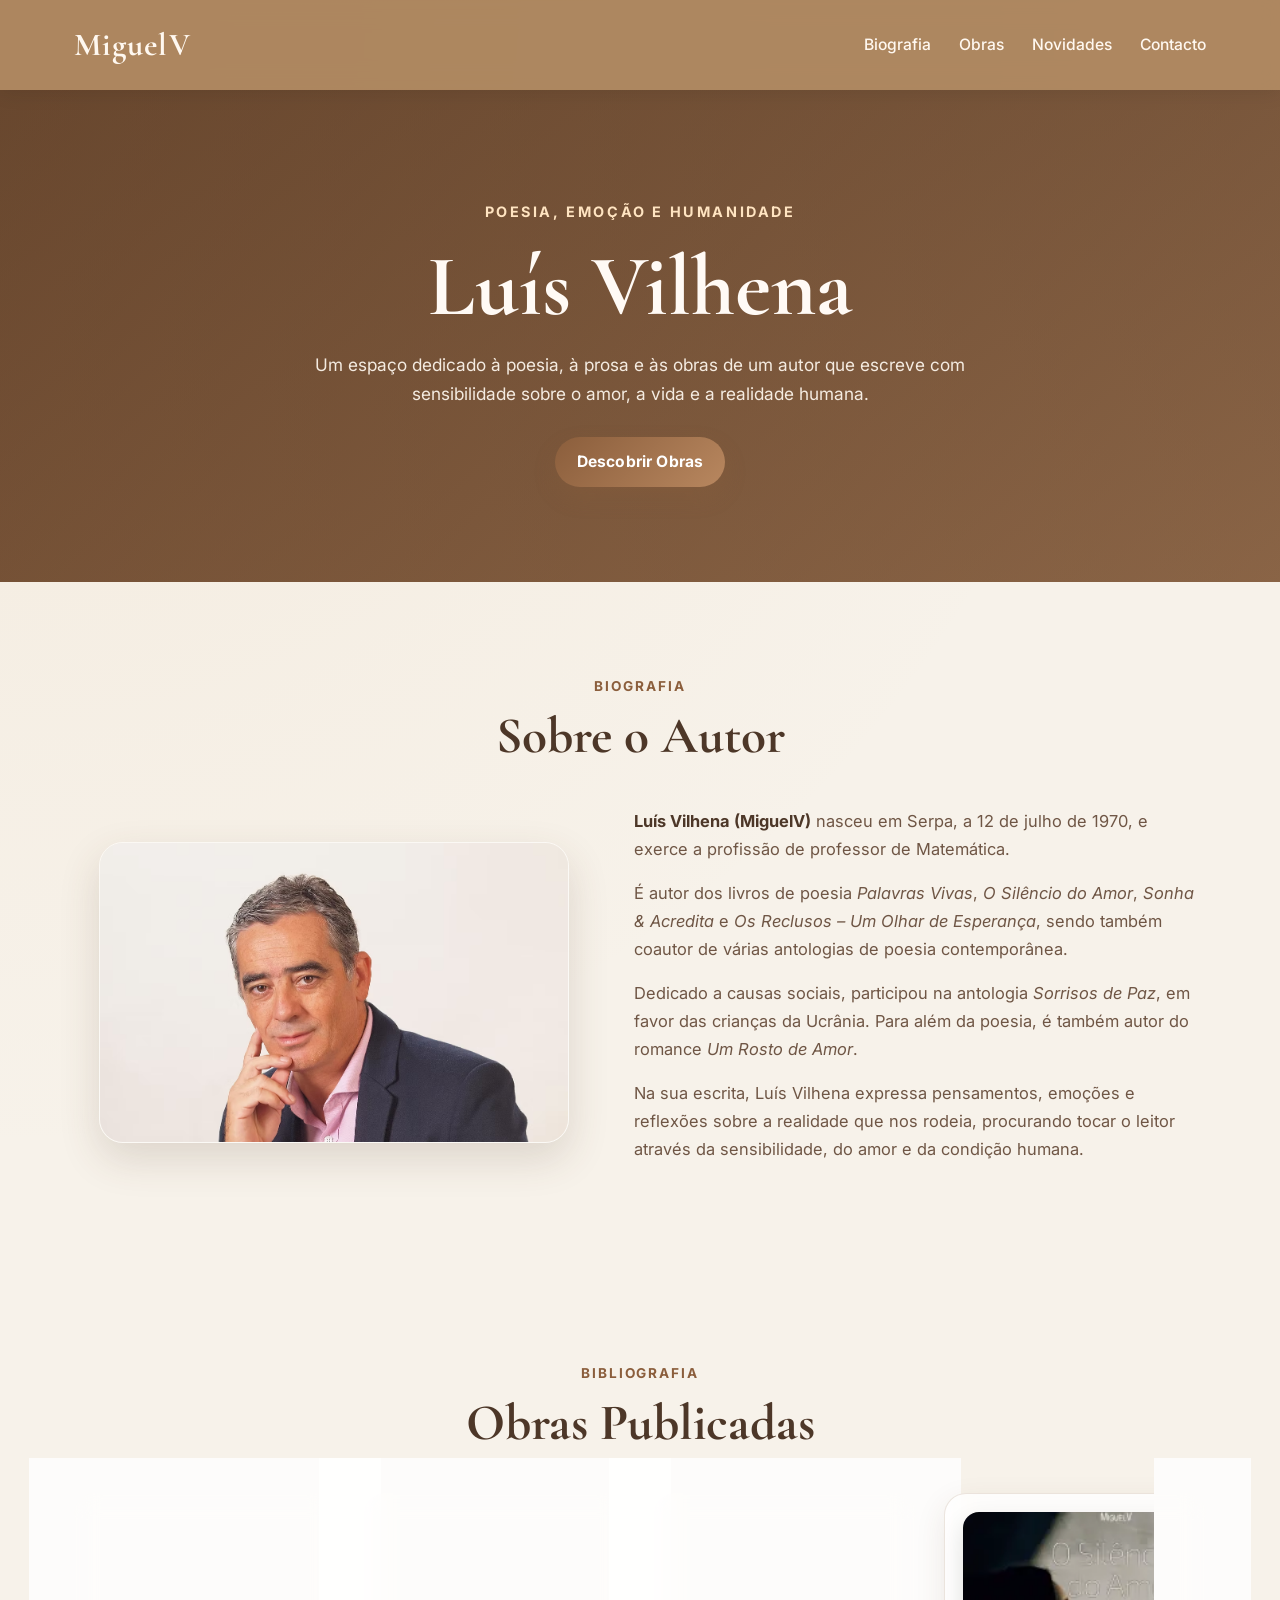
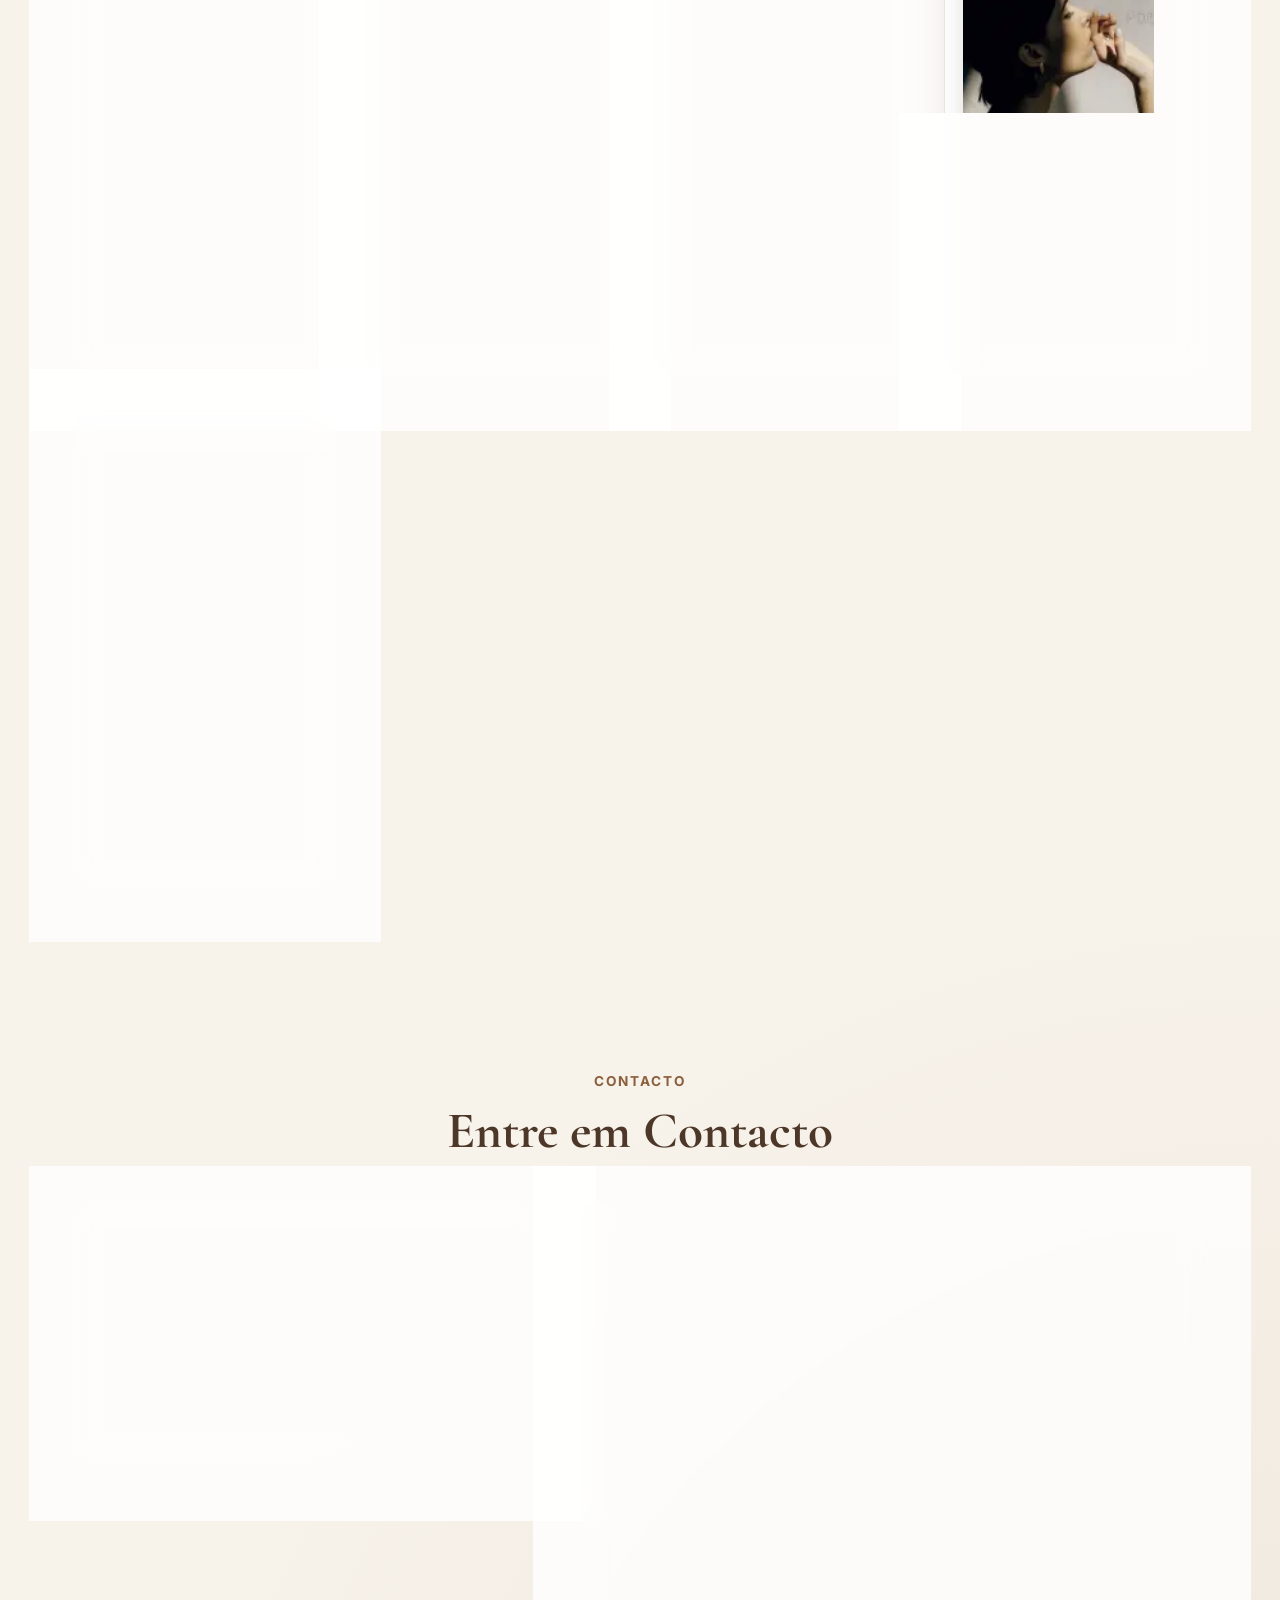
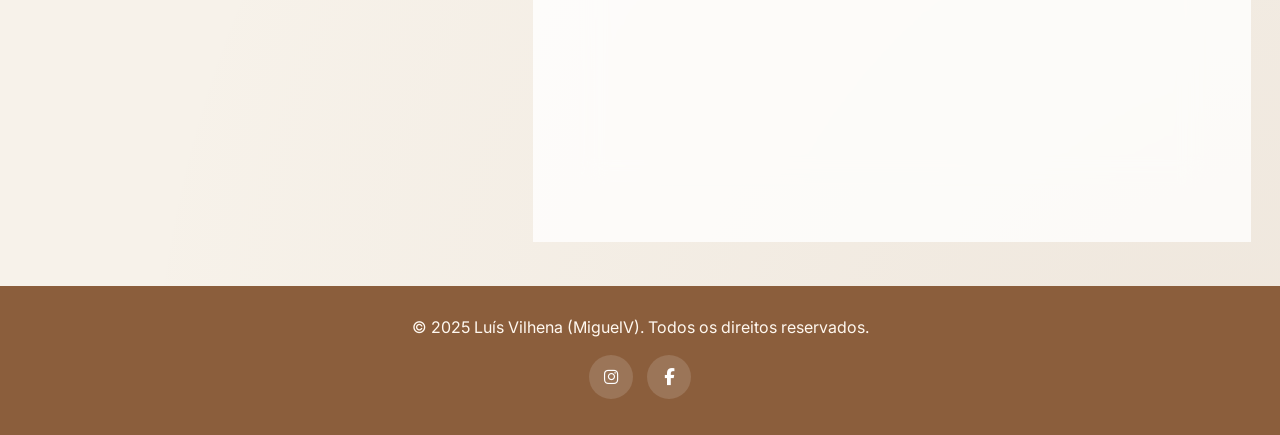
<file: index.html>
<!DOCTYPE html>
<html lang="pt">
<head>
    <meta charset="UTF-8">
    <meta name="viewport" content="width=device-width, initial-scale=1.0">
    <title>Luís Vilhena | Poesia e Prosa</title>

    <meta name="description" content="Site oficial de Luís Vilhena (MiguelV), autor de poesia e prosa. Conheça a biografia, obras publicadas e contactos.">
    <meta name="author" content="Luís Vilhena">

    <link rel="stylesheet" href="color.css">
    <link rel="preconnect" href="https://fonts.googleapis.com">
    <link rel="preconnect" href="https://fonts.gstatic.com" crossorigin>
    <link href="https://fonts.googleapis.com/css2?family=Cormorant+Garamond:wght@500;600;700&family=Inter:wght@400;500;600;700&display=swap" rel="stylesheet">
    <link rel="stylesheet" href="https://cdnjs.cloudflare.com/ajax/libs/font-awesome/6.5.2/css/all.min.css">
</head>

<body>

    <!-- Splash Screen -->
    <div class="splash-screen" onclick="hideSplash()">
        <div class="splash-content">
            <h1 class="slogan">“A única coisa que me faz viver é o Amor e por ele quero morrer”</h1>
            <p class="author">Luís Vilhena</p>
            <span class="splash-tip">Clique para entrar</span>
        </div>
    </div>

    <!-- Navegação -->
    <header class="main-header">
        <nav class="navbar">
            <a href="#topo" class="logo">MiguelV</a>

            <ul class="nav-links">
                <li><a href="#biografia">Biografia</a></li>
                <li><a href="#obras">Obras</a></li>
                <li><a href="noticias.html">Novidades</a></li>
                <li><a href="#contato">Contacto</a></li>
            </ul>
        </nav>
    </header>

    <main id="topo">
        <!-- Hero -->
        <section class="hero-section">
            <div class="hero-content">
                <p class="hero-kicker">Poesia, emoção e humanidade</p>
                <h1>Luís Vilhena</h1>
                <p class="hero-description">
                    Um espaço dedicado à poesia, à prosa e às obras de um autor que escreve
                    com sensibilidade sobre o amor, a vida e a realidade humana.
                </p>
                <a href="#obras" class="btn">Descobrir Obras</a>
            </div>
        </section>

        <!-- Biografia -->
        <section id="biografia" class="section">
            <div class="section-heading">
                <span class="section-label">Biografia</span>
                <h2>Sobre o Autor</h2>
            </div>

            <div class="bio-container">
                <div class="bio-image-wrapper">
                    <img src="img/pai.avif" alt="Foto de Luís Vilhena" class="bio-image" loading="lazy">
                </div>

                <div class="bio-text">
                    <p>
                        <strong>Luís Vilhena (MiguelV)</strong> nasceu em Serpa, a 12 de julho de 1970,
                        e exerce a profissão de professor de Matemática.
                    </p>

                    <p>
                        É autor dos livros de poesia <em>Palavras Vivas</em>, <em>O Silêncio do Amor</em>,
                        <em>Sonha &amp; Acredita</em> e <em>Os Reclusos – Um Olhar de Esperança</em>,
                        sendo também coautor de várias antologias de poesia contemporânea.
                    </p>

                    <p>
                        Dedicado a causas sociais, participou na antologia <em>Sorrisos de Paz</em>,
                        em favor das crianças da Ucrânia. Para além da poesia, é também autor do romance
                        <em>Um Rosto de Amor</em>.
                    </p>

                    <p>
                        Na sua escrita, Luís Vilhena expressa pensamentos, emoções e reflexões sobre a
                        realidade que nos rodeia, procurando tocar o leitor através da sensibilidade,
                        do amor e da condição humana.
                    </p>
                </div>
            </div>
        </section>

        <!-- Obras Publicadas -->
        <section id="obras" class="section obras">
            <div class="section-heading">
                <span class="section-label">Bibliografia</span>
                <h2>Obras Publicadas</h2>
            </div>

            <div class="book-container">
                <article class="book">
                    <img src="img/os reclusos.webp" alt="Capa do livro Os Reclusos - Um Olhar de Esperança" loading="lazy">
                    <h3 class="book-title">Os Reclusos - Um Olhar de Esperança</h3>
                    <a href="os reclusos.html?from=index" class="btn" target="_blank" rel="noopener noreferrer">Saiba Mais</a>
                </article>

                <article class="book">
                    <img src="img/sonha e acredita.webp" alt="Capa do livro Sonha e Acredita" loading="lazy">
                    <h3 class="book-title">Sonha e Acredita</h3>
                    <a href="sonha e acredita.html?from=index" class="btn" target="_blank" rel="noopener noreferrer">Saiba Mais</a>
                </article>

                <article class="book">
                    <img src="img/um rosto de amor.webp" alt="Capa do livro Um Rosto de Amor" loading="lazy">
                    <h3 class="book-title">Um Rosto de Amor</h3>
                    <a href="um rosto de amor.html?from=index" class="btn" target="_blank" rel="noopener noreferrer">Saiba Mais</a>
                </article>

                <article class="book">
                    <img src="img/o silencio do amor.webp" alt="Capa do livro O Silêncio do Amor" loading="lazy">
                    <h3 class="book-title">O Silêncio do Amor</h3>
                    <a href="silencio do amor.html?from=index" class="btn" target="_blank" rel="noopener noreferrer">Saiba Mais</a>
                </article>

                <article class="book">
                    <img src="img/palavras vivas.webp" alt="Capa do livro Palavras Vivas" loading="lazy">
                    <h3 class="book-title">Palavras Vivas</h3>
                    <a href="palavras vivas.html?from=index" class="btn" target="_blank" rel="noopener noreferrer">Saiba Mais</a>
                </article>
            </div>
        </section>

        <!-- Contacto -->
        <section id="contato" class="section contact-section">
            <div class="section-heading">
                <span class="section-label">Contacto</span>
                <h2>Entre em Contacto</h2>
            </div>

            <div class="contact-grid">
                <div class="contact-card">
                    <h3>Informações</h3>
                    <p><strong>Morada:</strong> Praceta Dr. Clementino de Brito Pinto, nº2, 4º Dto, 8000-327 Faro</p>
                    <p><strong>Email:</strong> <a href="mailto:luisvilhenalara@gmail.com">luisvilhenalara@gmail.com</a></p>
                    <p><strong>Telefone:</strong> <a href="tel:+351919508047">919 508 047</a></p>
                </div>

                <form class="contact-form" action="/" method="POST">
                    <div class="form-group">
                        <label for="name">Nome</label>
                        <input type="text" id="name" name="name" placeholder="O seu nome" required>
                    </div>

                    <div class="form-group">
                        <label for="email">E-mail</label>
                        <input type="email" id="email" name="email" placeholder="O seu e-mail" required>
                    </div>

                    <div class="form-group">
                        <label for="message">Mensagem</label>
                        <textarea id="message" name="message" rows="6" placeholder="Escreva a sua mensagem..." required></textarea>
                    </div>

                    <button type="submit" class="btn btn-submit">Enviar Mensagem</button>
                </form>
            </div>
        </section>
    </main>

    <!-- Rodapé -->
    <footer class="footer">
        <p>&copy; 2025 Luís Vilhena (MiguelV). Todos os direitos reservados.</p>

        <div class="social-icons">
            <a href="https://www.instagram.com/luisvilhenamiguel/" target="_blank" rel="noopener noreferrer" aria-label="Instagram">
                <i class="fa-brands fa-instagram"></i>
            </a>
            <a href="https://www.facebook.com/luisvilhenamiguel" target="_blank" rel="noopener noreferrer" aria-label="Facebook">
                <i class="fa-brands fa-facebook-f"></i>
            </a>
        </div>
    </footer>

    <script>
        document.addEventListener("DOMContentLoaded", function () {
            const urlParams = new URLSearchParams(window.location.search);
            const fromPage = urlParams.get("from");

            if (sessionStorage.getItem("splashShown") || fromPage === "detalhe") {
                document.querySelector(".splash-screen").style.display = "none";
            } else {
                setTimeout(hideSplash, 1800);
            }
        });

        function hideSplash() {
            const splash = document.querySelector(".splash-screen");
            if (!splash) return;

            splash.classList.add("splash-hidden");

            setTimeout(() => {
                splash.style.display = "none";
            }, 700);

            sessionStorage.setItem("splashShown", "true");
        }

        window.addEventListener("scroll", function () {
            const header = document.querySelector(".main-header");
            if (!header) return;

            if (window.scrollY > 30) {
                header.classList.add("scrolled");
            } else {
                header.classList.remove("scrolled");
            }
        });
    </script>
</body>
</html>
</file>
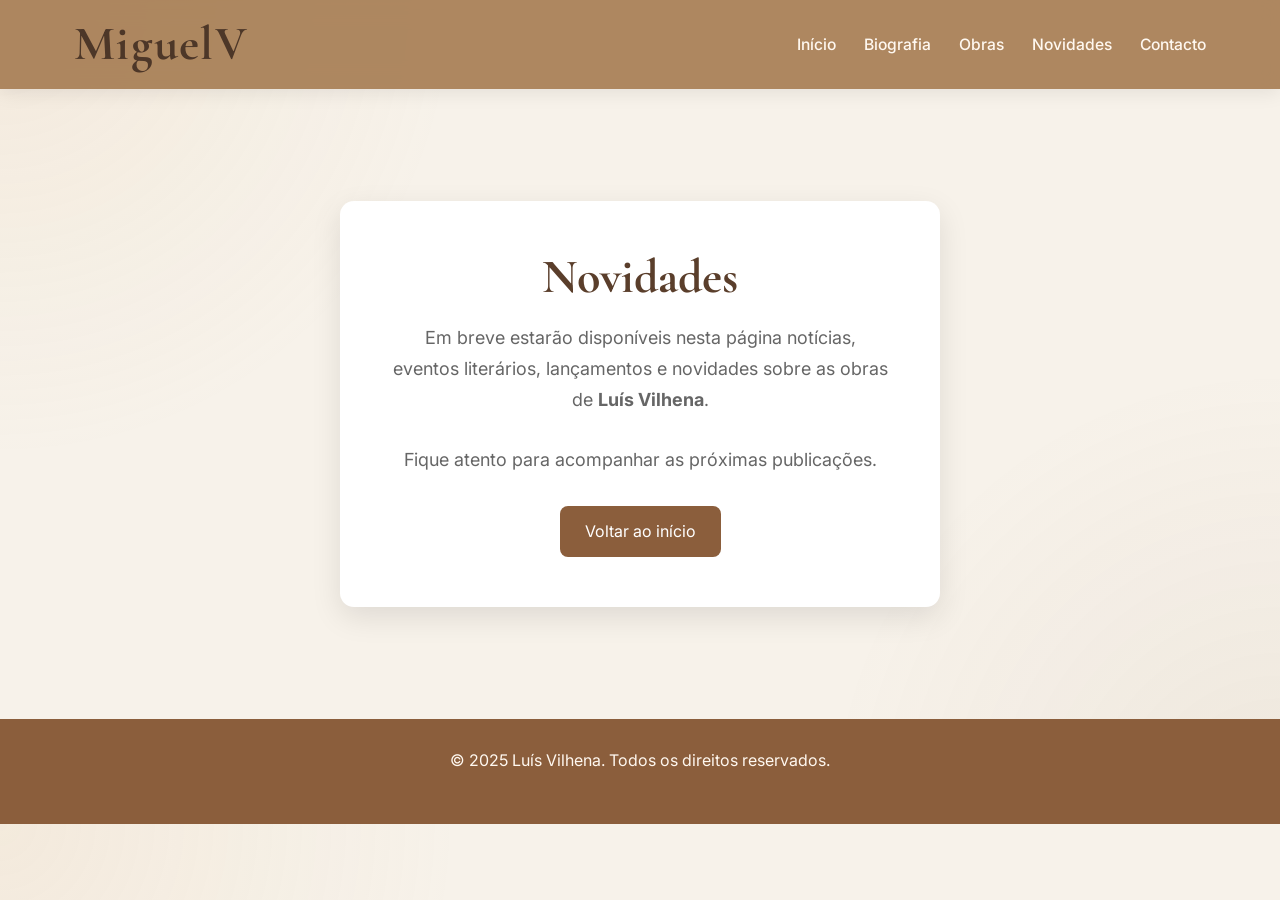
<file: noticias.html>
<!DOCTYPE html>
<html lang="pt">
<head>
<meta charset="UTF-8">
<meta name="viewport" content="width=device-width, initial-scale=1.0">

<title>Novidades | Luís Vilhena</title>

<link rel="stylesheet" href="color.css">

<link rel="preconnect" href="https://fonts.googleapis.com">
<link rel="preconnect" href="https://fonts.gstatic.com" crossorigin>

<link href="https://fonts.googleapis.com/css2?family=Cormorant+Garamond:wght@500;600;700&family=Inter:wght@400;500;600&display=swap" rel="stylesheet">

<style>

.coming-soon{
min-height:70vh;
display:flex;
align-items:center;
justify-content:center;
text-align:center;
padding:40px;
}

.coming-box{
max-width:600px;
background:white;
padding:50px;
border-radius:14px;
box-shadow:0 10px 30px rgba(0,0,0,0.1);
}

.coming-box h1{
font-family:'Cormorant Garamond',serif;
font-size:48px;
margin-bottom:20px;
color:#5A3E2B;
}

.coming-box p{
font-size:18px;
color:#666;
margin-bottom:30px;
}

.back-btn{
display:inline-block;
padding:12px 25px;
background:#8B5E3C;
color:white;
text-decoration:none;
border-radius:8px;
transition:0.3s;
}

.back-btn:hover{
background:#6D4628;
}

</style>

</head>

<body>

<header class="main-header">
<nav class="navbar">

<div class="logo">
<h1>MiguelV</h1>
</div>

<ul class="nav-links">
<li><a href="index.html">Início</a></li>
<li><a href="index.html#biografia">Biografia</a></li>
<li><a href="index.html#obras">Obras</a></li>
<li><a href="novidades.html">Novidades</a></li>
<li><a href="index.html#contato">Contacto</a></li>
</ul>

</nav>
</header>

<section class="coming-soon">

<div class="coming-box">

<h1>Novidades</h1>

<p>
Em breve estarão disponíveis nesta página notícias,
eventos literários, lançamentos e novidades sobre as obras de
<strong>Luís Vilhena</strong>.
</p>

<p>
Fique atento para acompanhar as próximas publicações.
</p>

<a href="index.html" class="back-btn">Voltar ao início</a>

</div>

</section>

<footer class="footer">
<p>&copy; 2025 Luís Vilhena. Todos os direitos reservados.</p>
</footer>

</body>
</html>
</file>
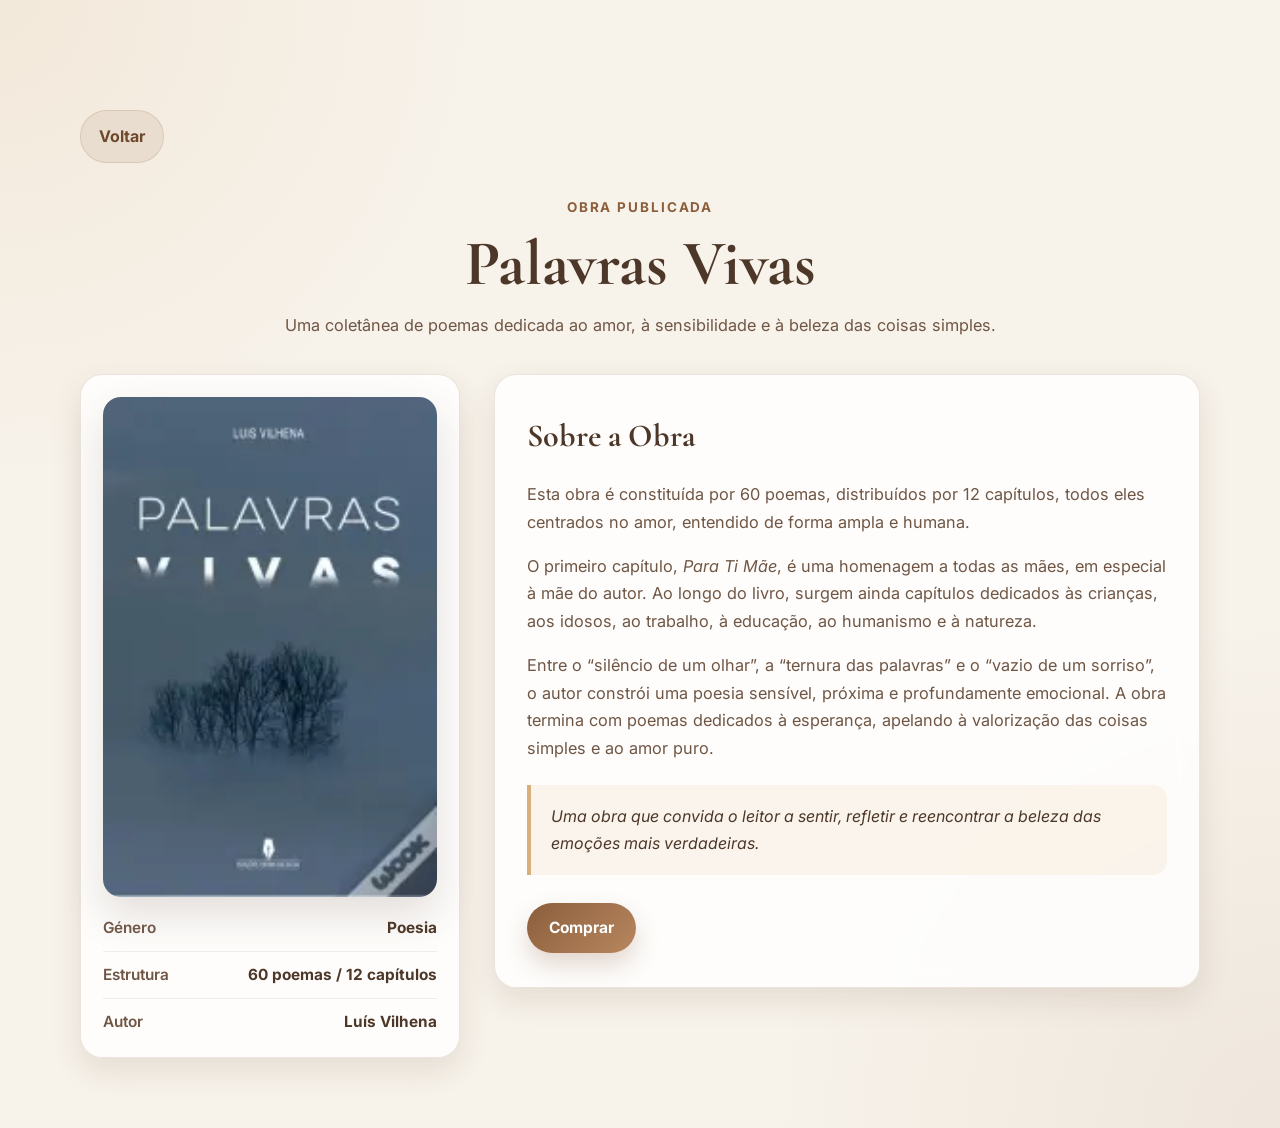
<file: palavras vivas.html>
<!DOCTYPE html>
<html lang="pt">
<head>
    <meta charset="UTF-8">
    <meta name="viewport" content="width=device-width, initial-scale=1.0">
    <title>Palavras Vivas</title>
    <meta name="description" content="Página da obra Palavras Vivas, de Luís Vilhena.">
    <link rel="stylesheet" href="detalhes.css">
    <link rel="preconnect" href="https://fonts.googleapis.com">
    <link rel="preconnect" href="https://fonts.gstatic.com" crossorigin>
    <link href="https://fonts.googleapis.com/css2?family=Cormorant+Garamond:wght@500;600;700&family=Inter:wght@400;500;600;700&display=swap" rel="stylesheet">
</head>
<body>
    <main class="page-wrapper">
        <div class="top-bar">
            <a href="index.html?from=detalhe" class="voltar"> Voltar</a>
        </div>

        <header class="page-header">
            <span class="page-label">Obra Publicada</span>
            <h1>Palavras Vivas</h1>
            <p class="page-subtitle">
                Uma coletânea de poemas dedicada ao amor, à sensibilidade e à beleza das coisas simples.
            </p>
        </header>

        <section class="container">
            <aside class="book-card">
                <img src="img/palavras vivas.webp" alt="Capa do livro Palavras Vivas" class="book-cover" loading="lazy">

                <div class="book-meta">
                    <div class="meta-item">
                        <span class="meta-label">Género</span>
                        <span class="meta-value">Poesia</span>
                    </div>
                    <div class="meta-item">
                        <span class="meta-label">Estrutura</span>
                        <span class="meta-value">60 poemas / 12 capítulos</span>
                    </div>
                    <div class="meta-item">
                        <span class="meta-label">Autor</span>
                        <span class="meta-value">Luís Vilhena</span>
                    </div>
                </div>
            </aside>

            <article class="text-card">
                <h2>Sobre a Obra</h2>

                <p>
                    Esta obra é constituída por 60 poemas, distribuídos por 12 capítulos,
                    todos eles centrados no amor, entendido de forma ampla e humana.
                </p>

                <p>
                    O primeiro capítulo, <em>Para Ti Mãe</em>, é uma homenagem a todas as mães,
                    em especial à mãe do autor. Ao longo do livro, surgem ainda capítulos
                    dedicados às crianças, aos idosos, ao trabalho, à educação, ao humanismo
                    e à natureza.
                </p>

                <p>
                    Entre o “silêncio de um olhar”, a “ternura das palavras” e o “vazio de um
                    sorriso”, o autor constrói uma poesia sensível, próxima e profundamente
                    emocional. A obra termina com poemas dedicados à esperança, apelando à
                    valorização das coisas simples e ao amor puro.
                </p>

                <div class="quote-box">
                    Uma obra que convida o leitor a sentir, refletir e reencontrar a beleza
                    das emoções mais verdadeiras.
                </div>

                <div class="buttons">
                    <a href="https://www.wook.pt/livro/palavras-vivas-luis-vilhena/22783459" class="btn btn-primary" target="_blank" rel="noopener noreferrer">Comprar</a>
                </div>
            </article>
        </section>
    </main>
</body>
</html>
</file>
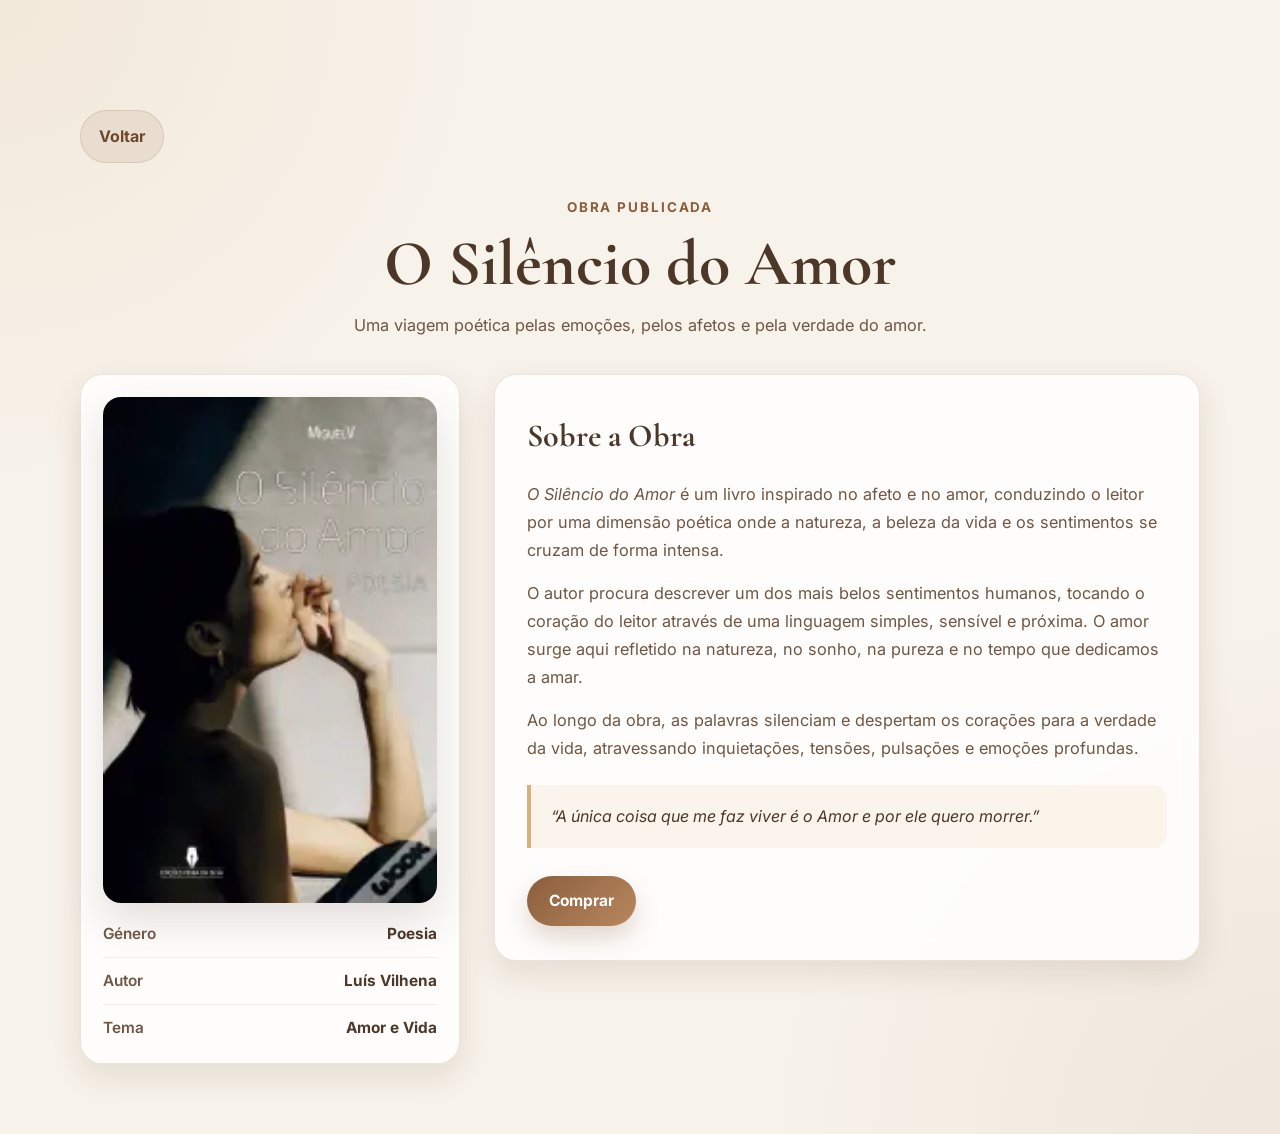
<file: silencio do amor.html>
<!DOCTYPE html>
<html lang="pt">
<head>
    <meta charset="UTF-8">
    <meta name="viewport" content="width=device-width, initial-scale=1.0">
    <title>O Silêncio do Amor</title>
    <meta name="description" content="Página da obra O Silêncio do Amor, de Luís Vilhena.">
    <link rel="stylesheet" href="detalhes.css">
    <link rel="preconnect" href="https://fonts.googleapis.com">
    <link rel="preconnect" href="https://fonts.gstatic.com" crossorigin>
    <link href="https://fonts.googleapis.com/css2?family=Cormorant+Garamond:wght@500;600;700&family=Inter:wght@400;500;600;700&display=swap" rel="stylesheet">
</head>
<body>
    <main class="page-wrapper">
        <div class="top-bar">
            <a href="index.html?from=detalhe" class="voltar"> Voltar</a>
        </div>

        <header class="page-header">
            <span class="page-label">Obra Publicada</span>
            <h1>O Silêncio do Amor</h1>
            <p class="page-subtitle">
                Uma viagem poética pelas emoções, pelos afetos e pela verdade do amor.
            </p>
        </header>

        <section class="container">
            <aside class="book-card">
                <img src="img/o silencio do amor.webp" alt="Capa do livro O Silêncio do Amor" class="book-cover" loading="lazy">

                <div class="book-meta">
                    <div class="meta-item">
                        <span class="meta-label">Género</span>
                        <span class="meta-value">Poesia</span>
                    </div>
                    <div class="meta-item">
                        <span class="meta-label">Autor</span>
                        <span class="meta-value">Luís Vilhena</span>
                    </div>
                    <div class="meta-item">
                        <span class="meta-label">Tema</span>
                        <span class="meta-value">Amor e Vida</span>
                    </div>
                </div>
            </aside>

            <article class="text-card">
                <h2>Sobre a Obra</h2>

                <p>
                    <em>O Silêncio do Amor</em> é um livro inspirado no afeto e no amor,
                    conduzindo o leitor por uma dimensão poética onde a natureza, a beleza
                    da vida e os sentimentos se cruzam de forma intensa.
                </p>

                <p>
                    O autor procura descrever um dos mais belos sentimentos humanos, tocando
                    o coração do leitor através de uma linguagem simples, sensível e próxima.
                    O amor surge aqui refletido na natureza, no sonho, na pureza e no tempo
                    que dedicamos a amar.
                </p>

                <p>
                    Ao longo da obra, as palavras silenciam e despertam os corações para a
                    verdade da vida, atravessando inquietações, tensões, pulsações e emoções
                    profundas.
                </p>

                <div class="quote-box">
                    “A única coisa que me faz viver é o Amor e por ele quero morrer.”
                </div>

                <div class="buttons">
                    <a href="https://www.wook.pt/livro/o-silencio-do-amor-luis-vilhena/24253399" class="btn btn-primary" target="_blank" rel="noopener noreferrer">Comprar</a>
                   
            </article>
        </section>
    </main>
</body>
</html>
</file>
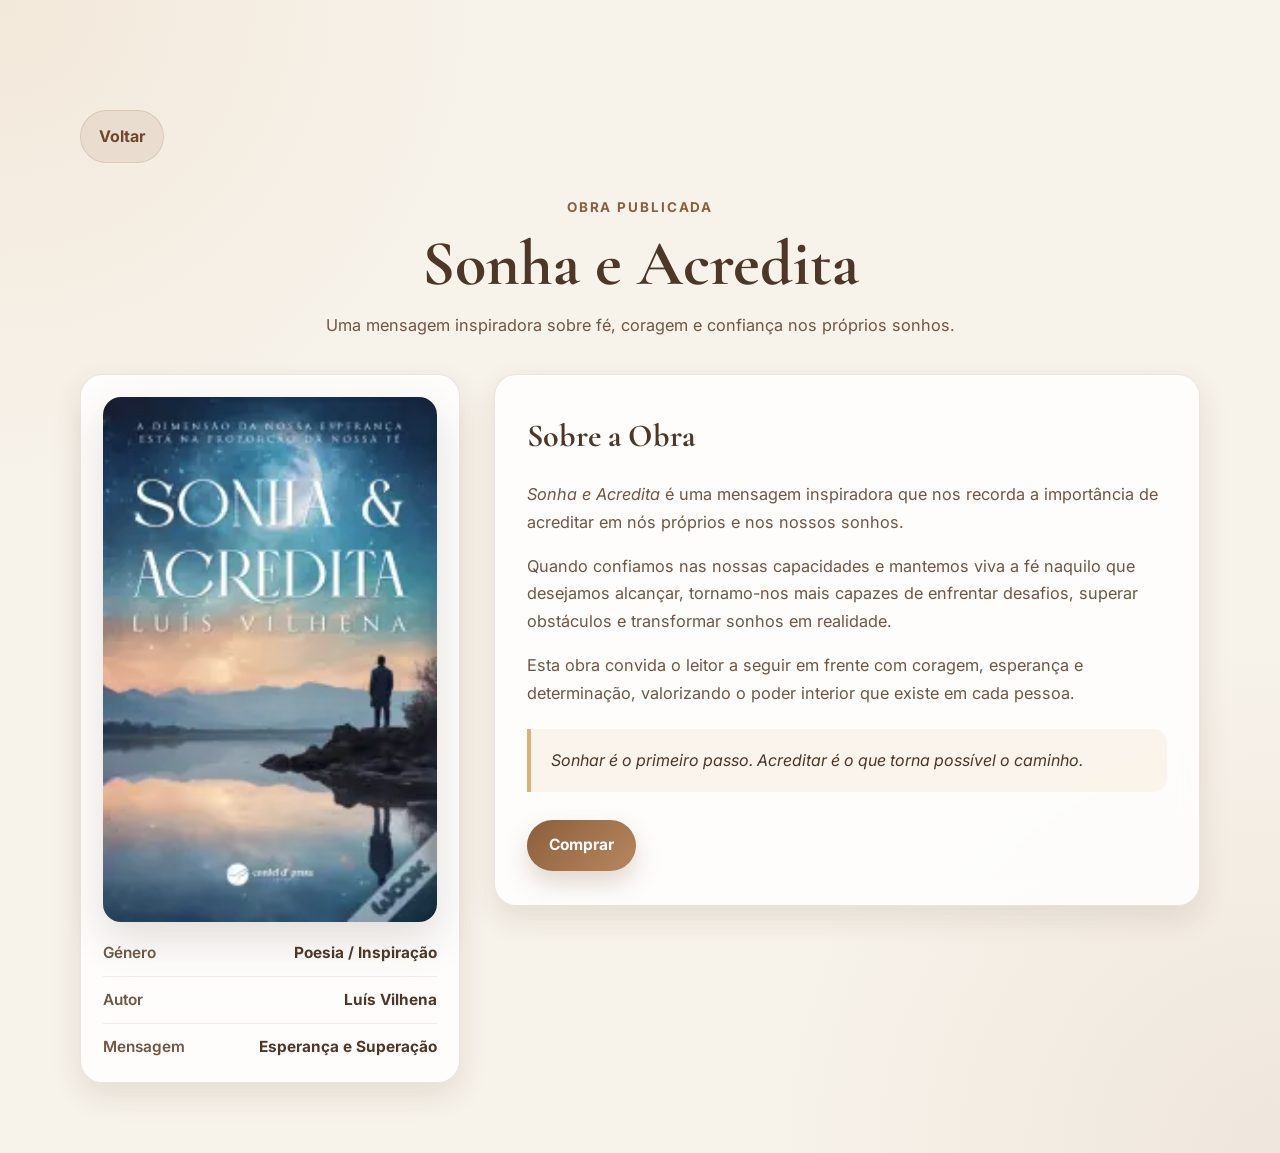
<file: sonha e acredita.html>
<!DOCTYPE html>
<html lang="pt">
<head>
    <meta charset="UTF-8">
    <meta name="viewport" content="width=device-width, initial-scale=1.0">
    <title>Sonha e Acredita</title>
    <meta name="description" content="Página da obra Sonha e Acredita, de Luís Vilhena.">
    <link rel="stylesheet" href="detalhes.css">
    <link rel="preconnect" href="https://fonts.googleapis.com">
    <link rel="preconnect" href="https://fonts.gstatic.com" crossorigin>
    <link href="https://fonts.googleapis.com/css2?family=Cormorant+Garamond:wght@500;600;700&family=Inter:wght@400;500;600;700&display=swap" rel="stylesheet">
</head>
<body>
    <main class="page-wrapper">
        <div class="top-bar">
            <a href="index.html?from=detalhe" class="voltar"> Voltar</a>
        </div>

        <header class="page-header">
            <span class="page-label">Obra Publicada</span>
            <h1>Sonha e Acredita</h1>
            <p class="page-subtitle">
                Uma mensagem inspiradora sobre fé, coragem e confiança nos próprios sonhos.
            </p>
        </header>

        <section class="container">
            <aside class="book-card">
                <img src="img/sonha e acredita.webp" alt="Capa do livro Sonha e Acredita" class="book-cover" loading="lazy">

                <div class="book-meta">
                    <div class="meta-item">
                        <span class="meta-label">Género</span>
                        <span class="meta-value">Poesia / Inspiração</span>
                    </div>
                    <div class="meta-item">
                        <span class="meta-label">Autor</span>
                        <span class="meta-value">Luís Vilhena</span>
                    </div>
                    <div class="meta-item">
                        <span class="meta-label">Mensagem</span>
                        <span class="meta-value">Esperança e Superação</span>
                    </div>
                </div>
            </aside>

            <article class="text-card">
                <h2>Sobre a Obra</h2>

                <p>
                    <em>Sonha e Acredita</em> é uma mensagem inspiradora que nos recorda a
                    importância de acreditar em nós próprios e nos nossos sonhos.
                </p>

                <p>
                    Quando confiamos nas nossas capacidades e mantemos viva a fé naquilo que
                    desejamos alcançar, tornamo-nos mais capazes de enfrentar desafios,
                    superar obstáculos e transformar sonhos em realidade.
                </p>

                <p>
                    Esta obra convida o leitor a seguir em frente com coragem, esperança e
                    determinação, valorizando o poder interior que existe em cada pessoa.
                </p>

                <div class="quote-box">
                    Sonhar é o primeiro passo. Acreditar é o que torna possível o caminho.
                </div>

                <div class="buttons">
                    <a href="https://www.wook.pt/livro/sonha-e-acredita-luis-vilhena/29892407" class="btn btn-primary" target="_blank" rel="noopener noreferrer">Comprar</a>
                </div>
            </article>
        </section>
    </main>
</body>
</html>
</file>
<file: color.css>
:root {
    --bg: #f7f2ea;
    --bg-soft: #fbf8f3;
    --surface: rgba(255, 255, 255, 0.78);
    --surface-strong: #ffffff;
    --text: #4d3728;
    --text-soft: #6f5645;
    --primary: #8b5e3c;
    --primary-dark: #6e472c;
    --primary-light: #b8875f;
    --accent: #d8b07a;
    --border: rgba(139, 94, 60, 0.16);
    --shadow: 0 10px 30px rgba(90, 62, 43, 0.10);
    --shadow-strong: 0 16px 40px rgba(90, 62, 43, 0.16);
    --radius: 18px;
    --container: 1180px;
    --transition: all 0.3s ease;
}

* {
    box-sizing: border-box;
}

html {
    scroll-behavior: smooth;
}

body {
    margin: 0;
    font-family: 'Inter', Arial, sans-serif;
    color: var(--text);
    background:
        radial-gradient(circle at top left, rgba(216, 176, 122, 0.12), transparent 30%),
        radial-gradient(circle at bottom right, rgba(139, 94, 60, 0.08), transparent 30%),
        var(--bg);
    line-height: 1.7;
}

img {
    max-width: 100%;
    display: block;
}

a {
    color: inherit;
    text-decoration: none;
}

h1, h2, h3 {
    margin: 0;
    font-family: 'Cormorant Garamond', serif;
    color: var(--text);
    line-height: 1.1;
}

p {
    margin: 0 0 1rem;
}

.section {
    max-width: var(--container);
    margin: 0 auto;
    padding: 90px 24px;
}

.section-heading {
    text-align: center;
    margin-bottom: 42px;
}

.section-label {
    display: inline-block;
    margin-bottom: 10px;
    color: var(--primary);
    font-size: 0.85rem;
    font-weight: 700;
    letter-spacing: 0.14em;
    text-transform: uppercase;
}

.section-heading h2 {
    font-size: clamp(2rem, 4vw, 3.2rem);
}

/* Splash Screen */
.splash-screen {
    position: fixed;
    inset: 0;
    background: linear-gradient(135deg, #7b4f2f, #a86f45);
    display: flex;
    align-items: center;
    justify-content: center;
    padding: 24px;
    z-index: 9999;
    transition: opacity 0.7s ease, visibility 0.7s ease;
}

.splash-content {
    max-width: 760px;
    text-align: center;
    color: #fff;
    background: rgba(255, 255, 255, 0.08);
    border: 1px solid rgba(255, 255, 255, 0.15);
    backdrop-filter: blur(8px);
    border-radius: 24px;
    padding: 36px 30px;
    box-shadow: 0 18px 40px rgba(0, 0, 0, 0.18);
}

.slogan {
    font-size: clamp(1.9rem, 4vw, 3.4rem);
    color: #fff7ee;
    font-style: italic;
    margin-bottom: 14px;
}

.author {
    color: #ffe1b5;
    font-weight: 700;
    font-size: 1rem;
    letter-spacing: 0.08em;
    text-transform: uppercase;
    margin-bottom: 12px;
}

.splash-tip {
    display: inline-block;
    font-size: 0.95rem;
    opacity: 0.85;
}

.splash-hidden {
    opacity: 0;
    visibility: hidden;
    pointer-events: none;
}

/* Header */
.main-header {
    position: sticky;
    top: 0;
    z-index: 1000;
    background: rgba(166, 124, 82, 0.90);
    backdrop-filter: blur(12px);
    box-shadow: 0 4px 18px rgba(0, 0, 0, 0.08);
    transition: var(--transition);
}

.main-header.scrolled {
    background: rgba(123, 79, 47, 0.94);
    box-shadow: 0 10px 25px rgba(0, 0, 0, 0.12);
}

.navbar {
    max-width: var(--container);
    margin: 0 auto;
    padding: 18px 24px;
    display: flex;
    align-items: center;
    justify-content: space-between;
    gap: 24px;
}

.logo {
    font-family: 'Cormorant Garamond', serif;
    font-size: 2rem;
    font-weight: 700;
    color: #fff8f0;
    letter-spacing: 0.04em;
}

.nav-links {
    list-style: none;
    display: flex;
    gap: 28px;
    margin: 0;
    padding: 0;
}

.nav-links a {
    position: relative;
    color: #fff8f0;
    font-weight: 500;
    font-size: 0.98rem;
    transition: var(--transition);
}

.nav-links a::after {
    content: "";
    position: absolute;
    left: 0;
    bottom: -6px;
    width: 0;
    height: 2px;
    background: #f4d2aa;
    transition: width 0.3s ease;
}

.nav-links a:hover {
    color: #fbe7ce;
}

.nav-links a:hover::after {
    width: 100%;
}

/* Hero */
.hero-section {
    padding: 110px 24px 95px;
    text-align: center;
    background:
        linear-gradient(rgba(62, 43, 29, 0.45), rgba(62, 43, 29, 0.38)),
        linear-gradient(135deg, #8b5e3c, #b8875f);
    color: #fff;
}

.hero-content {
    max-width: 820px;
    margin: 0 auto;
}

.hero-kicker {
    color: #ffe4c1;
    font-size: 0.9rem;
    font-weight: 700;
    letter-spacing: 0.18em;
    text-transform: uppercase;
    margin-bottom: 14px;
}

.hero-content h1 {
    font-size: clamp(3rem, 7vw, 5.4rem);
    color: #fffaf5;
    margin-bottom: 16px;
}

.hero-description {
    max-width: 700px;
    margin: 0 auto 28px;
    font-size: 1.08rem;
    color: rgba(255, 248, 240, 0.92);
}

/* Biografia */
.bio-container {
    display: grid;
    grid-template-columns: 1fr 1.1fr;
    gap: 40px;
    align-items: center;
}

.bio-image-wrapper {
    position: relative;
}

.bio-image {
    width: 100%;
    max-width: 470px;
    margin: 0 auto;
    border-radius: 24px;
    object-fit: cover;
    box-shadow: var(--shadow-strong);
    border: 1px solid rgba(255, 255, 255, 0.55);
}

.bio-text {
    font-size: 1.03rem;
    color: var(--text-soft);
}

.bio-text strong {
    color: var(--text);
}

/* Obras */
.book-container {
    display: grid;
    grid-template-columns: repeat(auto-fit, minmax(210px, 1fr));
    gap: 28px;
}

.book {
    background: var(--surface);
    backdrop-filter: blur(12px);
    border: 1px solid var(--border);
    border-radius: 22px;
    padding: 18px 18px 22px;
    text-align: center;
    box-shadow: var(--shadow);
    transition: transform 0.3s ease, box-shadow 0.3s ease;
}

.book:hover {
    transform: translateY(-8px);
    box-shadow: var(--shadow-strong);
}

.book img {
    width: 100%;
    height: 300px;
    object-fit: cover;
    border-radius: 16px;
    margin-bottom: 16px;
    box-shadow: 0 10px 24px rgba(0, 0, 0, 0.12);
}

.book-title {
    min-height: 58px;
    margin-bottom: 16px;
    font-size: 1.45rem;
    color: var(--text);
}

/* Contacto */
.contact-section {
    padding-bottom: 100px;
}

.contact-grid {
    display: grid;
    grid-template-columns: 0.95fr 1.25fr;
    gap: 28px;
    align-items: start;
}

.contact-card,
.contact-form {
    background: var(--surface);
    backdrop-filter: blur(12px);
    border: 1px solid var(--border);
    border-radius: 22px;
    padding: 28px;
    box-shadow: var(--shadow);
}

.contact-card h3,
.contact-form h3 {
    font-size: 2rem;
    margin-bottom: 14px;
}

.contact-card p {
    color: var(--text-soft);
}

.contact-card a {
    color: var(--primary-dark);
    font-weight: 600;
}

.form-group {
    margin-bottom: 18px;
}

.contact-form label {
    display: block;
    margin-bottom: 8px;
    font-size: 0.95rem;
    font-weight: 700;
    color: var(--text);
}

.contact-form input,
.contact-form textarea {
    width: 100%;
    border: 1px solid rgba(139, 94, 60, 0.20);
    background: rgba(255, 255, 255, 0.88);
    border-radius: 14px;
    padding: 14px 16px;
    font: inherit;
    color: var(--text);
    outline: none;
    transition: border-color 0.25s ease, box-shadow 0.25s ease, background 0.25s ease;
}

.contact-form input:focus,
.contact-form textarea:focus {
    border-color: var(--primary-light);
    box-shadow: 0 0 0 4px rgba(184, 135, 95, 0.16);
    background: #fff;
}

/* Botões */
.btn {
    display: inline-flex;
    align-items: center;
    justify-content: center;
    min-height: 48px;
    padding: 12px 22px;
    border: none;
    border-radius: 999px;
    background: linear-gradient(135deg, var(--primary), var(--primary-light));
    color: white;
    font-size: 0.98rem;
    font-weight: 700;
    letter-spacing: 0.01em;
    cursor: pointer;
    box-shadow: 0 10px 22px rgba(139, 94, 60, 0.22);
    transition: transform 0.25s ease, box-shadow 0.25s ease, filter 0.25s ease;
}

.btn:hover {
    transform: translateY(-2px);
    box-shadow: 0 14px 26px rgba(139, 94, 60, 0.28);
    filter: brightness(1.03);
}

.btn-submit {
    width: 100%;
    margin-top: 8px;
}

/* Footer */
.footer {
    padding: 28px 24px 36px;
    background: #8b5e3c;
    color: #fff8f0;
    text-align: center;
}

.footer p {
    margin-bottom: 14px;
}

.social-icons {
    display: flex;
    justify-content: center;
    align-items: center;
    gap: 14px;
}

.social-icons a {
    width: 44px;
    height: 44px;
    display: inline-flex;
    align-items: center;
    justify-content: center;
    border-radius: 50%;
    background: rgba(255, 255, 255, 0.14);
    color: #fff;
    font-size: 1.05rem;
    transition: var(--transition);
}

.social-icons a:hover {
    transform: translateY(-3px);
    background: rgba(255, 255, 255, 0.24);
}

/* Responsive */
@media (max-width: 960px) {
    .bio-container,
    .contact-grid {
        grid-template-columns: 1fr;
    }

    .bio-text {
        text-align: left;
    }
}

@media (max-width: 768px) {
    .section {
        padding: 72px 18px;
    }

    .navbar {
        flex-direction: column;
        padding: 16px 18px;
    }

    .nav-links {
        flex-wrap: wrap;
        justify-content: center;
        gap: 16px;
    }

    .hero-section {
        padding: 90px 18px 75px;
    }

    .book img {
        height: 280px;
    }

    .contact-card,
    .contact-form,
    .book {
        padding: 22px 18px;
    }
}

@media (max-width: 520px) {
    .splash-content {
        padding: 28px 20px;
    }

    .hero-description,
    .bio-text,
    .contact-card p {
        font-size: 0.98rem;
    }

    .book-title {
        min-height: auto;
        font-size: 1.3rem;
    }
}
</file>
<file: detalhes.css>
:root {
    --bg: #f7f2ea;
    --bg-soft: #fcf8f3;
    --surface: rgba(255, 255, 255, 0.82);
    --text: #4d3728;
    --text-soft: #6f5645;
    --primary: #8b5e3c;
    --primary-dark: #6e472c;
    --primary-light: #b8875f;
    --accent: #d8b07a;
    --border: rgba(139, 94, 60, 0.16);
    --shadow: 0 12px 30px rgba(90, 62, 43, 0.12);
    --shadow-strong: 0 18px 40px rgba(90, 62, 43, 0.16);
    --radius: 22px;
    --transition: all 0.3s ease;
    --container: 1120px;
}

* {
    box-sizing: border-box;
}

html {
    scroll-behavior: smooth;
}

body {
    margin: 0;
    padding: 0;
    font-family: 'Inter', Arial, sans-serif;
    color: var(--text);
    line-height: 1.7;
    background:
        radial-gradient(circle at top left, rgba(216, 176, 122, 0.14), transparent 28%),
        radial-gradient(circle at bottom right, rgba(139, 94, 60, 0.08), transparent 30%),
        var(--bg);
}

img {
    max-width: 100%;
    display: block;
}

a {
    text-decoration: none;
}

.page-wrapper {
    min-height: 100vh;
    padding: 110px 24px 70px;
}

.top-bar {
    max-width: var(--container);
    margin: 0 auto 30px;
}

.voltar {
    display: inline-flex;
    align-items: center;
    gap: 8px;
    padding: 12px 18px;
    border-radius: 999px;
    background: rgba(139, 94, 60, 0.10);
    border: 1px solid rgba(139, 94, 60, 0.16);
    color: var(--primary-dark);
    font-weight: 700;
    transition: var(--transition);
}

.voltar:hover {
    transform: translateY(-2px);
    background: rgba(139, 94, 60, 0.16);
}

.page-header {
    max-width: 860px;
    margin: 0 auto 34px;
    text-align: center;
}

.page-label {
    display: inline-block;
    margin-bottom: 10px;
    color: var(--primary);
    font-size: 0.84rem;
    font-weight: 700;
    text-transform: uppercase;
    letter-spacing: 0.14em;
}

.page-header h1 {
    margin: 0 0 14px;
    font-family: 'Cormorant Garamond', serif;
    font-size: clamp(2.4rem, 5vw, 4rem);
    line-height: 1.08;
    color: var(--text);
}

.page-subtitle {
    margin: 0;
    color: var(--text-soft);
    font-size: 1.02rem;
}

.container {
    max-width: var(--container);
    margin: 0 auto;
    display: grid;
    grid-template-columns: 380px 1fr;
    gap: 34px;
    align-items: start;
}

.book-card,
.text-card {
    background: var(--surface);
    backdrop-filter: blur(12px);
    border: 1px solid var(--border);
    border-radius: var(--radius);
    box-shadow: var(--shadow);
}

.book-card {
    padding: 22px;
    position: sticky;
    top: 100px;
}

.book-cover {
    width: 100%;
    border-radius: 18px;
    object-fit: cover;
    box-shadow: var(--shadow-strong);
    margin-bottom: 18px;
}

.book-meta {
    display: grid;
    gap: 10px;
}

.meta-item {
    display: flex;
    justify-content: space-between;
    gap: 14px;
    padding-bottom: 10px;
    border-bottom: 1px solid rgba(139, 94, 60, 0.10);
    font-size: 0.96rem;
}

.meta-item:last-child {
    border-bottom: none;
    padding-bottom: 0;
}

.meta-label {
    color: var(--text-soft);
    font-weight: 600;
}

.meta-value {
    color: var(--text);
    font-weight: 700;
    text-align: right;
}

.text-card {
    padding: 34px 32px;
}

.text-card h2 {
    margin: 0 0 18px;
    font-family: 'Cormorant Garamond', serif;
    font-size: 2rem;
    color: var(--text);
}

.text-card p {
    margin: 0 0 1rem;
    font-size: 1.02rem;
    color: var(--text-soft);
}

.quote-box {
    margin: 22px 0 28px;
    padding: 18px 20px;
    border-left: 4px solid var(--accent);
    border-radius: 0 14px 14px 0;
    background: rgba(216, 176, 122, 0.12);
    color: var(--text);
    font-style: italic;
}

.buttons {
    margin-top: 28px;
    display: flex;
    flex-wrap: wrap;
    gap: 14px;
}

.btn {
    display: inline-flex;
    align-items: center;
    justify-content: center;
    min-height: 48px;
    padding: 12px 22px;
    border-radius: 999px;
    font-weight: 700;
    font-size: 0.97rem;
    transition: var(--transition);
    cursor: pointer;
    border: none;
}

.btn-primary {
    background: linear-gradient(135deg, var(--primary), var(--primary-light));
    color: #fff;
    box-shadow: 0 12px 24px rgba(139, 94, 60, 0.24);
}

.btn-primary:hover {
    transform: translateY(-2px);
    box-shadow: 0 16px 28px rgba(139, 94, 60, 0.30);
}

.btn-secondary {
    background: rgba(139, 94, 60, 0.10);
    border: 1px solid rgba(139, 94, 60, 0.16);
    color: var(--primary-dark);
}

.btn-secondary:hover {
    transform: translateY(-2px);
    background: rgba(139, 94, 60, 0.16);
}

@media (max-width: 960px) {
    .container {
        grid-template-columns: 1fr;
    }

    .book-card {
        position: static;
    }
}

@media (max-width: 768px) {
    .page-wrapper {
        padding: 90px 18px 50px;
    }

    .text-card {
        padding: 26px 20px;
    }

    .book-card {
        padding: 18px;
    }

    .buttons {
        flex-direction: column;
    }

    .btn {
        width: 100%;
    }
}

@media (max-width: 520px) {
    .page-subtitle,
    .text-card p {
        font-size: 0.98rem;
    }

    .meta-item {
        flex-direction: column;
        gap: 4px;
    }

    .meta-value {
        text-align: left;
    }
}

.video-player{
width:100%;
max-width:800px;
margin:25px auto;
display:block;
border-radius:12px;
box-shadow:0 10px 25px rgba(0,0,0,0.2);
}
</file>
